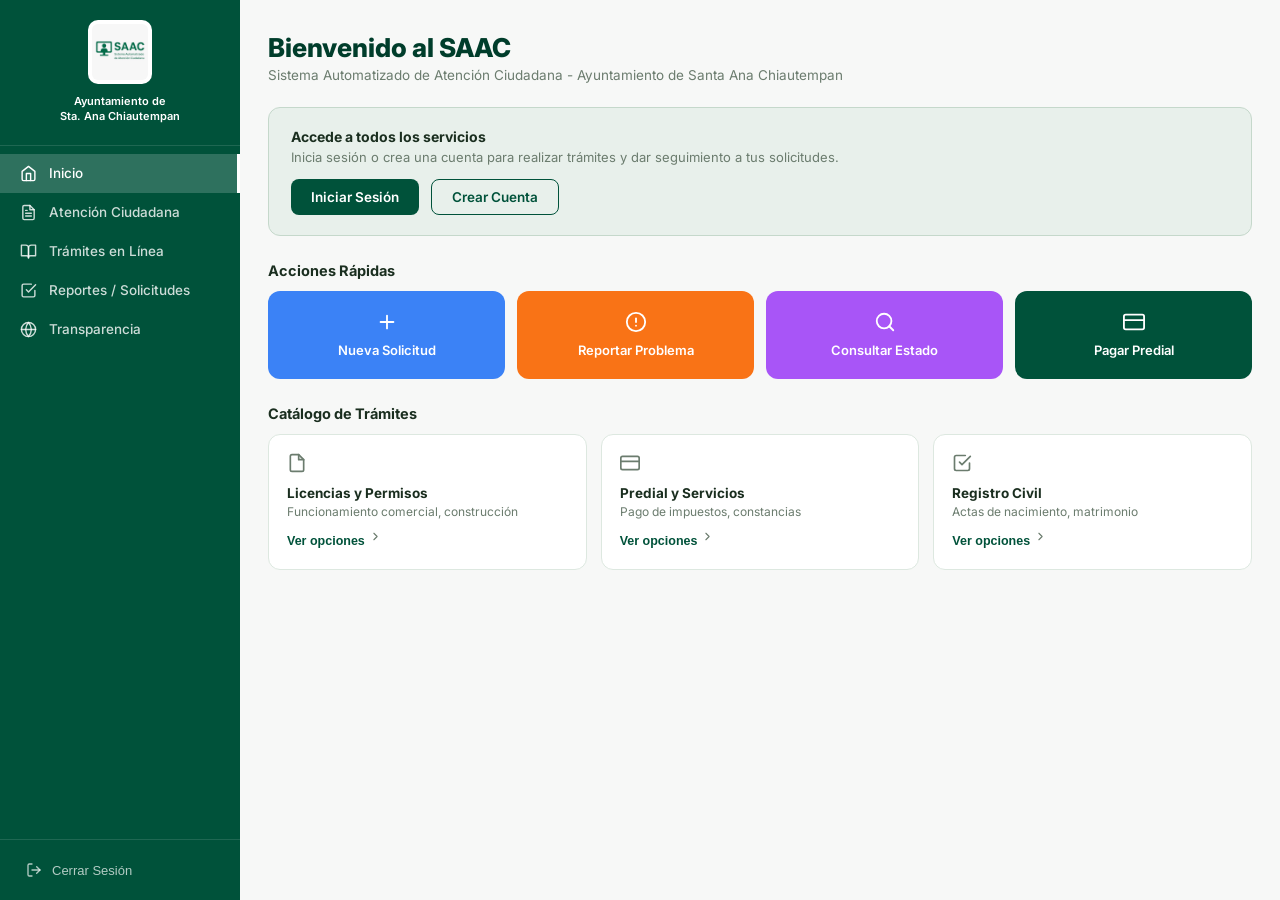
<file: index.html>
<!DOCTYPE html>
<html lang="es">
<head>
  <meta charset="UTF-8" />
  <meta name="viewport" content="width=device-width, initial-scale=1.0" />
  <title>SAAC – Ayuntamiento de Sta. Ana Chiautempan</title>
  <link href="https://fonts.googleapis.com/css2?family=Inter:wght@300;400;500;600;700;800&display=swap" rel="stylesheet" />
  
  <link rel="stylesheet" href="sacc.css" />
</head>
<body>
<div class="app-wrapper">

  <aside class="sidebar" id="sidebar">
    <div class="sidebar-logo">
      <img src="logo.jpeg" alt="SAAC" />
      <span>Ayuntamiento de<br>Sta. Ana Chiautempan</span>
    </div>
    <nav>
      <a class="nav-link active" data-page="dashboard" onclick="navigate('dashboard')">
        <svg xmlns="http://www.w3.org/2000/svg" viewBox="0 0 24 24" fill="none" stroke="currentColor" stroke-width="2" stroke-linecap="round" stroke-linejoin="round"><path d="m3 9 9-7 9 7v11a2 2 0 0 1-2 2H5a2 2 0 0 1-2-2z"/><polyline points="9 22 9 12 15 12 15 22"/></svg>
        Inicio
      </a>
      <a class="nav-link" data-page="nueva-solicitud" onclick="navigate('nueva-solicitud')">
        <svg xmlns="http://www.w3.org/2000/svg" viewBox="0 0 24 24" fill="none" stroke="currentColor" stroke-width="2" stroke-linecap="round" stroke-linejoin="round"><path d="M14 2H6a2 2 0 0 0-2 2v16a2 2 0 0 0 2 2h12a2 2 0 0 0 2-2V8z"/><polyline points="14 2 14 8 20 8"/><line x1="16" y1="13" x2="8" y2="13"/><line x1="16" y1="17" x2="8" y2="17"/><polyline points="10 9 9 9 8 9"/></svg>
        Atención Ciudadana
      </a>
      <a class="nav-link" data-page="catalogo-tramites" onclick="navigate('catalogo-tramites')">
        <svg xmlns="http://www.w3.org/2000/svg" viewBox="0 0 24 24" fill="none" stroke="currentColor" stroke-width="2" stroke-linecap="round" stroke-linejoin="round"><path d="M2 3h6a4 4 0 0 1 4 4v14a3 3 0 0 0-3-3H2z"/><path d="M22 3h-6a4 4 0 0 0-4 4v14a3 3 0 0 1 3-3h7z"/></svg>
        Trámites en Línea
      </a>
      <a class="nav-link" data-page="reportes" onclick="navigate('reportes')">
        <svg xmlns="http://www.w3.org/2000/svg" viewBox="0 0 24 24" fill="none" stroke="currentColor" stroke-width="2" stroke-linecap="round" stroke-linejoin="round"><path d="M9 11l3 3L22 4"/><path d="M21 12v7a2 2 0 0 1-2 2H5a2 2 0 0 1-2-2V5a2 2 0 0 1 2-2h11"/></svg>
        Reportes / Solicitudes
      </a>
      <a class="nav-link" data-page="transparencia" onclick="navigate('transparencia')">
        <svg xmlns="http://www.w3.org/2000/svg" viewBox="0 0 24 24" fill="none" stroke="currentColor" stroke-width="2" stroke-linecap="round" stroke-linejoin="round"><ellipse cx="12" cy="12" rx="10" ry="10"/><line x1="2" y1="12" x2="22" y2="12"/><path d="M12 2a15.3 15.3 0 0 1 4 10 15.3 15.3 0 0 1-4 10 15.3 15.3 0 0 1-4-10 15.3 15.3 0 0 1 4-10z"/></svg>
        Transparencia
      </a>
    </nav>
    <div class="sidebar-footer">
      <button class="logout-btn">
        <svg xmlns="http://www.w3.org/2000/svg" viewBox="0 0 24 24" fill="none" stroke="currentColor" stroke-width="2" stroke-linecap="round" stroke-linejoin="round"><path d="M9 21H5a2 2 0 0 1-2-2V5a2 2 0 0 1 2-2h4"/><polyline points="16 17 21 12 16 7"/><line x1="21" y1="12" x2="9" y2="12"/></svg>
        Cerrar Sesión
      </button>
    </div>
  </aside>

  <button class="menu-toggle" id="menuToggle" onclick="toggleSidebar()">
    <svg xmlns="http://www.w3.org/2000/svg" viewBox="0 0 24 24" fill="none" stroke="currentColor" stroke-width="2" stroke-linecap="round" stroke-linejoin="round"><line x1="3" y1="6" x2="21" y2="6"/><line x1="3" y1="12" x2="21" y2="12"/><line x1="3" y1="18" x2="21" y2="18"/></svg>
  </button>
  <div class="sidebar-overlay" id="sidebarOverlay" onclick="toggleSidebar()"></div>

  <main class="main-content">

    <section id="page-dashboard" class="page active">
      <div class="dash-header">
        <h1>Bienvenido al SAAC</h1>
        <p>Sistema Automatizado de Atención Ciudadana - Ayuntamiento de Santa Ana Chiautempan</p>
      </div>

      <div class="login-banner">
        <h3>Accede a todos los servicios</h3>
        <p>Inicia sesión o crea una cuenta para realizar trámites y dar seguimiento a tus solicitudes.</p>
        <div class="btn-row">
          <button class="btn btn-primary" style="flex:0 0 auto;" onclick="navigate('login')">Iniciar Sesión</button>
          <button class="btn btn-outline" style="flex:0 0 auto;" onclick="navigate('registro')">Crear Cuenta</button>
        </div>
      </div>

      <p class="section-title">Acciones Rápidas</p>
      <div class="quick-grid">
        <button class="quick-card qc-blue" onclick="navigate('nueva-solicitud')">
          <svg xmlns="http://www.w3.org/2000/svg" viewBox="0 0 24 24" fill="none" stroke="currentColor" stroke-width="2" stroke-linecap="round" stroke-linejoin="round"><line x1="12" y1="5" x2="12" y2="19"/><line x1="5" y1="12" x2="19" y2="12"/></svg>
          <span>Nueva Solicitud</span>
        </button>
        <button class="quick-card qc-orange" onclick="navigate('reportar-problema')">
          <svg xmlns="http://www.w3.org/2000/svg" viewBox="0 0 24 24" fill="none" stroke="currentColor" stroke-width="2" stroke-linecap="round" stroke-linejoin="round"><circle cx="12" cy="12" r="10"/><line x1="12" y1="8" x2="12" y2="12"/><line x1="12" y1="16" x2="12.01" y2="16"/></svg>
          <span>Reportar Problema</span>
        </button>
        <button class="quick-card qc-purple" onclick="navigate('consultar-tramite')">
          <svg xmlns="http://www.w3.org/2000/svg" viewBox="0 0 24 24" fill="none" stroke="currentColor" stroke-width="2" stroke-linecap="round" stroke-linejoin="round"><circle cx="11" cy="11" r="8"/><line x1="21" y1="21" x2="16.65" y2="16.65"/></svg>
          <span>Consultar Estado</span>
        </button>
        <button class="quick-card qc-green" onclick="navigate('pago-predial')">
          <svg xmlns="http://www.w3.org/2000/svg" viewBox="0 0 24 24" fill="none" stroke="currentColor" stroke-width="2" stroke-linecap="round" stroke-linejoin="round"><rect x="1" y="4" width="22" height="16" rx="2" ry="2"/><line x1="1" y1="10" x2="23" y2="10"/></svg>
          <span>Pagar Predial</span>
        </button>
      </div>

      <p class="section-title">Catálogo de Trámites</p>
      <div class="catalog-grid">
        <div class="catalog-card">
          <svg xmlns="http://www.w3.org/2000/svg" viewBox="0 0 24 24" fill="none" stroke="currentColor" stroke-width="2" stroke-linecap="round" stroke-linejoin="round"><path d="M14 2H6a2 2 0 0 0-2 2v16a2 2 0 0 0 2 2h12a2 2 0 0 0 2-2V8z"/><polyline points="14 2 14 8 20 8"/></svg>
          <h4>Licencias y Permisos</h4>
          <p>Funcionamiento comercial, construcción</p>
          <button class="catalog-link" onclick="navigate('catalogo-tramites')">Ver opciones <svg xmlns="http://www.w3.org/2000/svg" viewBox="0 0 24 24" fill="none" stroke="currentColor" stroke-width="2" stroke-linecap="round" stroke-linejoin="round"><polyline points="9 18 15 12 9 6"/></svg></button>
        </div>
        <div class="catalog-card">
          <svg xmlns="http://www.w3.org/2000/svg" viewBox="0 0 24 24" fill="none" stroke="currentColor" stroke-width="2" stroke-linecap="round" stroke-linejoin="round"><rect x="1" y="4" width="22" height="16" rx="2" ry="2"/><line x1="1" y1="10" x2="23" y2="10"/></svg>
          <h4>Predial y Servicios</h4>
          <p>Pago de impuestos, constancias</p>
          <button class="catalog-link" onclick="navigate('pago-predial')">Ver opciones <svg xmlns="http://www.w3.org/2000/svg" viewBox="0 0 24 24" fill="none" stroke="currentColor" stroke-width="2" stroke-linecap="round" stroke-linejoin="round"><polyline points="9 18 15 12 9 6"/></svg></button>
        </div>
        <div class="catalog-card">
          <svg xmlns="http://www.w3.org/2000/svg" viewBox="0 0 24 24" fill="none" stroke="currentColor" stroke-width="2" stroke-linecap="round" stroke-linejoin="round"><path d="M9 11l3 3L22 4"/><path d="M21 12v7a2 2 0 0 1-2 2H5a2 2 0 0 1-2-2V5a2 2 0 0 1 2-2h11"/></svg>
          <h4>Registro Civil</h4>
          <p>Actas de nacimiento, matrimonio</p>
          <button class="catalog-link" onclick="navigate('catalogo-tramites')">Ver opciones <svg xmlns="http://www.w3.org/2000/svg" viewBox="0 0 24 24" fill="none" stroke="currentColor" stroke-width="2" stroke-linecap="round" stroke-linejoin="round"><polyline points="9 18 15 12 9 6"/></svg></button>
        </div>
      </div>
    </section>

    <section id="page-login" class="page">
      <button class="back-btn" onclick="navigate('dashboard')">
        <svg xmlns="http://www.w3.org/2000/svg" viewBox="0 0 24 24" fill="none" stroke="currentColor" stroke-width="2" stroke-linecap="round" stroke-linejoin="round"><line x1="19" y1="12" x2="5" y2="12"/><polyline points="12 19 5 12 12 5"/></svg>
        Regresar al Inicio
      </button>
      <div class="card" style="max-width: 400px; margin: 0 auto;">
        <div class="card-header">
          <h2 class="card-title">Iniciar Sesión</h2>
        </div>
        <div class="card-body">
          <form onsubmit="event.preventDefault(); showToast('Iniciando sesión...'); navigate('dashboard');">
            <div class="form-group">
              <label>Correo electrónico</label>
              <input type="email" class="form-control" placeholder="tu@correo.com" required>
            </div>
            <div class="form-group">
              <label>Contraseña</label>
              <input type="password" class="form-control" placeholder="******" required>
            </div>
            <button type="submit" class="btn btn-primary btn-full">Ingresar</button>
          </form>
          <p style="text-align:center; margin-top:15px; font-size:13px;">
            ¿No tienes cuenta? <a href="#" onclick="navigate('registro')" style="color:var(--primary); font-weight:bold;">Regístrate aquí</a>
          </p>
        </div>
      </div>
    </section>

    <section id="page-registro" class="page">
      <button class="back-btn" onclick="navigate('dashboard')">
        <svg xmlns="http://www.w3.org/2000/svg" viewBox="0 0 24 24" fill="none" stroke="currentColor" stroke-width="2" stroke-linecap="round" stroke-linejoin="round"><line x1="19" y1="12" x2="5" y2="12"/><polyline points="12 19 5 12 12 5"/></svg>
        Regresar al Inicio
      </button>
      <div class="card" style="max-width: 500px; margin: 0 auto;">
        <div class="card-header">
          <h2 class="card-title">Crear una Cuenta</h2>
        </div>
        <div class="card-body">
          <form onsubmit="event.preventDefault(); showToast('Cuenta creada exitosamente'); navigate('login');">
            <div class="form-group">
              <label>Nombre completo</label>
              <input type="text" class="form-control" required>
            </div>
            <div class="form-group">
              <label>CURP</label>
              <input type="text" class="form-control" required>
            </div>
            <div class="form-group">
              <label>Correo electrónico</label>
              <input type="email" class="form-control" required>
            </div>
            <div class="form-group">
              <label>Contraseña</label>
              <input type="password" class="form-control" required>
            </div>
            <button type="submit" class="btn btn-primary btn-full">Registrarme</button>
          </form>
        </div>
      </div>
    </section>

    <section id="page-nueva-solicitud" class="page">
      <button class="back-btn" onclick="navigate('dashboard')">
        <svg xmlns="http://www.w3.org/2000/svg" viewBox="0 0 24 24" fill="none" stroke="currentColor" stroke-width="2" stroke-linecap="round" stroke-linejoin="round"><line x1="19" y1="12" x2="5" y2="12"/><polyline points="12 19 5 12 12 5"/></svg>
        Regresar al Inicio
      </button>
      <div class="card">
        <div class="card-header">
          <div class="card-title-row">
            <div class="icon-box" style="background:rgba(0,82,58,0.1)">
              <svg xmlns="http://www.w3.org/2000/svg" viewBox="0 0 24 24" fill="none" stroke="#00523a" stroke-width="2" stroke-linecap="round" stroke-linejoin="round"><path d="M14 2H6a2 2 0 0 0-2 2v16a2 2 0 0 0 2 2h12a2 2 0 0 0 2-2V8z"/><polyline points="14 2 14 8 20 8"/><line x1="16" y1="13" x2="8" y2="13"/><line x1="16" y1="17" x2="8" y2="17"/></svg>
            </div>
            <h2 class="card-title">Registrar nueva solicitud</h2>
          </div>
        </div>
        <div class="card-body">
          <form id="form-nueva-solicitud" onsubmit="submitNuevaSolicitud(event)">
            <div class="form-group">
              <label for="solicitud_nombre_ciudadano">Nombre del ciudadano</label>
              <input type="text" id="solicitud_nombre_ciudadano" name="solicitud_nombre_ciudadano" class="form-control" placeholder="Ingresa tu nombre completo" required />
            </div>
            <div class="form-group">
              <label for="solicitud_consulta">Consulta</label>
              <textarea id="solicitud_consulta" name="solicitud_consulta" class="form-control" placeholder="Describe tu consulta o solicitud..." required></textarea>
            </div>
            <div class="form-group">
              <label for="solicitud_tipo_solicitud">Tipo de solicitud</label>
              <select id="solicitud_tipo_solicitud" name="solicitud_tipo_solicitud" class="form-control" required>
                <option value="" disabled selected>Selecciona el tipo</option>
                <option value="Reporte">Reporte</option>
                <option value="Tramite">Trámite</option>
                <option value="Consulta">Consulta</option>
                <option value="Queja">Queja</option>
              </select>
            </div>
            <div class="form-group">
              <label>Adjuntar Foto o Documento</label>
              <div class="file-drop" onclick="document.getElementById('solicitud_archivo').click()">
                <input type="file" id="solicitud_archivo" name="solicitud_archivo" accept="image/*,.pdf,.doc,.docx" onchange="updateFileName(this,'file-label-solicitud')" />
                <svg xmlns="http://www.w3.org/2000/svg" viewBox="0 0 24 24" fill="none" stroke="currentColor" stroke-width="2" stroke-linecap="round" stroke-linejoin="round"><polyline points="16 16 12 12 8 16"/><line x1="12" y1="12" x2="12" y2="21"/><path d="M20.39 18.39A5 5 0 0 0 18 9h-1.26A8 8 0 1 0 3 16.3"/></svg>
                <p id="file-label-solicitud">Haz clic para seleccionar un archivo</p>
              </div>
            </div>
            <div class="btn-row">
              <button type="submit" id="btn-solicitud" class="btn btn-primary">Enviar Solicitud</button>
              <button type="button" class="btn btn-outline" onclick="navigate('dashboard')">Regresar al Inicio</button>
            </div>
          </form>
        </div>
      </div>
    </section>

    <section id="page-reportar-problema" class="page">
      <button class="back-btn" onclick="navigate('dashboard')">
        <svg xmlns="http://www.w3.org/2000/svg" viewBox="0 0 24 24" fill="none" stroke="currentColor" stroke-width="2" stroke-linecap="round" stroke-linejoin="round"><line x1="19" y1="12" x2="5" y2="12"/><polyline points="12 19 5 12 12 5"/></svg>
        Regresar al Inicio
      </button>
      <div class="card">
        <div class="card-header">
          <div class="card-title-row">
            <div class="icon-box" style="background:#fef2f2">
              <svg xmlns="http://www.w3.org/2000/svg" viewBox="0 0 24 24" fill="none" stroke="#dc2626" stroke-width="2" stroke-linecap="round" stroke-linejoin="round"><path d="M10.29 3.86L1.82 18a2 2 0 0 0 1.71 3h16.94a2 2 0 0 0 1.71-3L13.71 3.86a2 2 0 0 0-3.42 0z"/><line x1="12" y1="9" x2="12" y2="13"/><line x1="12" y1="17" x2="12.01" y2="17"/></svg>
            </div>
            <h2 class="card-title">Reportar problema en la comunidad</h2>
          </div>
        </div>
        <div class="card-body">
          <form id="form-reporte" onsubmit="submitReporte(event)">
            <div class="section-block">
              <h3>Datos de contacto</h3>
              <div class="form-grid-2">
                <div class="form-group" style="margin-bottom:0">
                  <label for="reporte_nombre_contacto">Nombre</label>
                  <input type="text" id="reporte_nombre_contacto" name="reporte_nombre_contacto" class="form-control" placeholder="Tu nombre" required />
                </div>
                <div class="form-group" style="margin-bottom:0">
                  <label for="reporte_telefono">Teléfono</label>
                  <input type="tel" id="reporte_telefono" name="reporte_telefono" class="form-control" placeholder="Teléfono de contacto" />
                </div>
                <div class="form-group col-span-2" style="margin-bottom:0">
                  <label for="reporte_email">Correo electrónico</label>
                  <input type="email" id="reporte_email" name="reporte_email" class="form-control" placeholder="correo@ejemplo.com" />
                </div>
              </div>
            </div>
            <div class="form-group">
              <label for="reporte_descripcion">Descripción detallada del problema</label>
              <textarea id="reporte_descripcion" name="reporte_descripcion" class="form-control" placeholder="Describe el problema que deseas reportar..." required></textarea>
            </div>
            <div class="form-group">
              <label>Evidencia fotográfica (opcional)</label>
              <div class="file-drop" onclick="document.getElementById('reporte_evidencia').click()">
                <input type="file" id="reporte_evidencia" name="reporte_evidencia" accept="image/*" onchange="updateFileName(this,'file-label-reporte')" />
                <svg xmlns="http://www.w3.org/2000/svg" viewBox="0 0 24 24" fill="none" stroke="currentColor" stroke-width="2" stroke-linecap="round" stroke-linejoin="round"><polyline points="16 16 12 12 8 16"/><line x1="12" y1="12" x2="12" y2="21"/><path d="M20.39 18.39A5 5 0 0 0 18 9h-1.26A8 8 0 1 0 3 16.3"/></svg>
                <p id="file-label-reporte">Sube una foto como evidencia</p>
              </div>
            </div>
            <button type="submit" id="btn-reporte" class="btn btn-primary btn-full">Enviar Reporte</button>
          </form>
        </div>
      </div>
    </section>

    <section id="page-consultar-tramite" class="page">
      <button class="back-btn" onclick="navigate('dashboard')">
        <svg xmlns="http://www.w3.org/2000/svg" viewBox="0 0 24 24" fill="none" stroke="currentColor" stroke-width="2" stroke-linecap="round" stroke-linejoin="round"><line x1="19" y1="12" x2="5" y2="12"/><polyline points="12 19 5 12 12 5"/></svg>
        Regresar al Inicio
      </button>
      <div class="card">
        <div class="card-header">
          <div class="card-title-row">
            <div class="icon-box" style="background:#fef3c7">
              <svg xmlns="http://www.w3.org/2000/svg" viewBox="0 0 24 24" fill="none" stroke="#d97706" stroke-width="2" stroke-linecap="round" stroke-linejoin="round"><circle cx="11" cy="11" r="8"/><line x1="21" y1="21" x2="16.65" y2="16.65"/></svg>
            </div>
            <h2 class="card-title">Consultar estado de trámite</h2>
          </div>
        </div>
        <div class="card-body">
          <div style="display:flex;gap:12px;align-items:flex-end;flex-wrap:wrap;margin-bottom:20px">
            <div class="form-group" style="flex:1;min-width:200px;margin-bottom:0">
              <label for="consulta_folio">Número de Folio</label>
              <input type="text" id="consulta_folio" name="consulta_folio" class="form-control" placeholder="Ej: 123456" onkeydown="if(event.key==='Enter') buscarFolio()" />
            </div>
            <button class="btn btn-primary" onclick="buscarFolio()">Buscar</button>
          </div>
          <div id="consulta-resultado"></div>
        </div>
      </div>
    </section>

    <section id="page-catalogo-tramites" class="page">
      <button class="back-btn" onclick="navigate('dashboard')">
        <svg xmlns="http://www.w3.org/2000/svg" viewBox="0 0 24 24" fill="none" stroke="currentColor" stroke-width="2" stroke-linecap="round" stroke-linejoin="round"><line x1="19" y1="12" x2="5" y2="12"/><polyline points="12 19 5 12 12 5"/></svg>
        Regresar al Inicio
      </button>
      <div class="card">
        <div class="card-header">
          <div class="card-title-row">
            <div class="icon-box" style="background:#eff6ff">
              <svg xmlns="http://www.w3.org/2000/svg" viewBox="0 0 24 24" fill="none" stroke="#3b82f6" stroke-width="2" stroke-linecap="round" stroke-linejoin="round"><path d="M2 3h6a4 4 0 0 1 4 4v14a3 3 0 0 0-3-3H2z"/><path d="M22 3h-6a4 4 0 0 0-4 4v14a3 3 0 0 1 3-3h7z"/></svg>
            </div>
            <h2 class="card-title">Catálogo de trámites en línea</h2>
          </div>
        </div>
        <div class="card-body">
          <div class="tramite-list-view" id="tramite-list-view">
            <div class="search-bar">
              <svg xmlns="http://www.w3.org/2000/svg" viewBox="0 0 24 24" fill="none" stroke="currentColor" stroke-width="2" stroke-linecap="round" stroke-linejoin="round"><circle cx="11" cy="11" r="8"/><line x1="21" y1="21" x2="16.65" y2="16.65"/></svg>
              <input type="text" class="form-control" placeholder="Buscar trámite..." oninput="filterTramites(this.value)" />
            </div>
            <div class="tramite-grid" id="tramite-grid"></div>
          </div>
          <div class="tramite-detail" id="tramite-detail">
            <button class="back-btn" style="margin-bottom:16px" onclick="closeTramiteDetail()">
              <svg xmlns="http://www.w3.org/2000/svg" viewBox="0 0 24 24" fill="none" stroke="currentColor" stroke-width="2" stroke-linecap="round" stroke-linejoin="round"><line x1="19" y1="12" x2="5" y2="12"/><polyline points="12 19 5 12 12 5"/></svg>
              Regresar al Catálogo
            </button>
            <div id="tramite-detail-content"></div>
          </div>
        </div>
      </div>
    </section>

    <section id="page-pago-predial" class="page">
      <button class="back-btn" onclick="navigate('dashboard')">
        <svg xmlns="http://www.w3.org/2000/svg" viewBox="0 0 24 24" fill="none" stroke="currentColor" stroke-width="2" stroke-linecap="round" stroke-linejoin="round"><line x1="19" y1="12" x2="5" y2="12"/><polyline points="12 19 5 12 12 5"/></svg>
        Regresar al Inicio
      </button>
      <div class="card">
        <div class="card-header">
          <div class="card-title-row">
            <div class="icon-box" style="background:#f5f3ff">
              <svg xmlns="http://www.w3.org/2000/svg" viewBox="0 0 24 24" fill="none" stroke="#7c3aed" stroke-width="2" stroke-linecap="round" stroke-linejoin="round"><rect x="1" y="4" width="22" height="16" rx="2" ry="2"/><line x1="1" y1="10" x2="23" y2="10"/></svg>
            </div>
            <h2 class="card-title">Trámites en línea - Pago Predial</h2>
          </div>
        </div>
        <div class="card-body">
          <div id="predial-step1">
            <div class="form-group">
              <label for="predial_numero_cuenta">Número de cuenta predial</label>
              <input type="text" id="predial_numero_cuenta" name="predial_numero_cuenta" class="form-control" placeholder="Ingresa tu número de cuenta" onkeydown="if(event.key==='Enter') buscarPredial()" />
            </div>
            <button class="btn btn-primary" onclick="buscarPredial()">Buscar</button>
          </div>
          <div id="predial-step2" style="display:none">
            <div class="predial-result-box" style="margin-bottom:20px">
              <h3>
                <svg xmlns="http://www.w3.org/2000/svg" viewBox="0 0 24 24" fill="none" stroke="currentColor" stroke-width="2" stroke-linecap="round" stroke-linejoin="round"><path d="M3 9l9-7 9 7v11a2 2 0 0 1-2 2H5a2 2 0 0 1-2-2z"/><polyline points="9 22 9 12 15 12 15 22"/></svg>
                Predial
              </h3>
              <div class="info-grid">
                <div class="info-item">
                  <p>Cuenta</p>
                  <p id="predial-cuenta-display">—</p>
                </div>
                <div class="info-item">
                  <p>Impuesto</p>
                  <p id="predial-impuesto-display">—</p>
                </div>
              </div>
              <div>
                <p style="font-size:12px;color:var(--muted);margin-bottom:4px">Monto a Pagar</p>
                <div class="amount-big">$<span id="predial-monto-display">—</span></div>
              </div>
            </div>
            <div class="form-group">
              <label style="font-size:15px;font-weight:700;margin-bottom:12px;display:block">Pago Online:</label>
              <div class="radio-option">
                <input type="radio" id="predial_metodo_tarjeta" name="predial_metodo_pago" value="Tarjeta de Crédito" checked />
                <label for="predial_metodo_tarjeta">
                  <svg xmlns="http://www.w3.org/2000/svg" viewBox="0 0 24 24" fill="none" stroke="currentColor" stroke-width="2" stroke-linecap="round" stroke-linejoin="round"><rect x="1" y="4" width="22" height="16" rx="2" ry="2"/><line x1="1" y1="10" x2="23" y2="10"/></svg>
                  Tarjeta de Crédito
                </label>
              </div>
              <div class="radio-option">
                <input type="radio" id="predial_metodo_transferencia" name="predial_metodo_pago" value="Transferencia Bancaria" />
                <label for="predial_metodo_transferencia">
                  <svg xmlns="http://www.w3.org/2000/svg" viewBox="0 0 24 24" fill="none" stroke="currentColor" stroke-width="2" stroke-linecap="round" stroke-linejoin="round"><path d="M3 9l9-7 9 7v11a2 2 0 0 1-2 2H5a2 2 0 0 1-2-2z"/></svg>
                  Transferencia Bancaria
                </label>
              </div>
            </div>
            <div class="btn-row">
              <button class="btn btn-primary" onclick="procesarPago()">Realizar Pago</button>
              <button class="btn btn-outline" onclick="resetPredial()">Cambiar cuenta</button>
            </div>
          </div>
        </div>
      </div>
    </section>

    <section id="page-reportes" class="page">
      <button class="back-btn" onclick="navigate('dashboard')">
        <svg xmlns="http://www.w3.org/2000/svg" viewBox="0 0 24 24" fill="none" stroke="currentColor" stroke-width="2" stroke-linecap="round" stroke-linejoin="round"><line x1="19" y1="12" x2="5" y2="12"/><polyline points="12 19 5 12 12 5"/></svg>
        Regresar al Inicio
      </button>
      <div class="card">
        <div class="card-header">
          <div class="card-title-row">
            <div class="icon-box" style="background:#f0fdfa">
              <svg xmlns="http://www.w3.org/2000/svg" viewBox="0 0 24 24" fill="none" stroke="#0d9488" stroke-width="2" stroke-linecap="round" stroke-linejoin="round"><path d="M9 11l3 3L22 4"/><path d="M21 12v7a2 2 0 0 1-2 2H5a2 2 0 0 1-2-2V5a2 2 0 0 1 2-2h11"/></svg>
            </div>
            <h2 class="card-title">Reportes y Solicitudes - Seguimiento</h2>
          </div>
        </div>
        <div class="card-body">
          <div class="table-wrap">
            <table id="reportes-table">
              <thead>
                <tr>
                  <th>Folio</th>
                  <th>Tipo</th>
                  <th>Estado</th>
                  <th>Fecha de Creación</th>
                  <th>Fecha de Atención</th>
                </tr>
              </thead>
              <tbody id="reportes-tbody">
                <tr>
                  <td style="font-family:monospace;font-weight:600">123456</td>
                  <td>Trámite</td>
                  <td><span class="badge badge-done">Completada</span></td>
                  <td>01/07/25</td>
                  <td>03/07/25</td>
                </tr>
                <tr>
                  <td style="font-family:monospace;font-weight:600">654321</td>
                  <td>Reporte</td>
                  <td><span class="badge badge-process">En proceso</span></td>
                  <td>01/07/25</td>
                  <td>—</td>
                </tr>
                <tr>
                  <td style="font-family:monospace;font-weight:600">789012</td>
                  <td>Consulta</td>
                  <td><span class="badge badge-pending">Pendiente</span></td>
                  <td>02/07/25</td>
                  <td>Pendiente</td>
                </tr>
                <tr>
                  <td style="font-family:monospace;font-weight:600">345678</td>
                  <td>Trámite</td>
                  <td><span class="badge badge-pending">Pendiente</span></td>
                  <td>03/07/25</td>
                  <td>Pendiente</td>
                </tr>
                <tr>
                  <td style="font-family:monospace;font-weight:600">901234</td>
                  <td>Queja</td>
                  <td><span class="badge badge-process">En proceso</span></td>
                  <td>04/07/25</td>
                  <td>04/07/25</td>
                </tr>
              </tbody>
            </table>
          </div>
        </div>
      </div>
    </section>

    <section id="page-transparencia" class="page">
      <button class="back-btn" onclick="navigate('dashboard')">
        <svg xmlns="http://www.w3.org/2000/svg" viewBox="0 0 24 24" fill="none" stroke="currentColor" stroke-width="2" stroke-linecap="round" stroke-linejoin="round"><line x1="19" y1="12" x2="5" y2="12"/><polyline points="12 19 5 12 12 5"/></svg>
        Regresar al Inicio
      </button>
      <div class="card">
        <div class="card-header">
          <div class="card-title-row">
            <div class="icon-box" style="background:#f3f6f4">
              <svg xmlns="http://www.w3.org/2000/svg" viewBox="0 0 24 24" fill="none" stroke="#1a2e1f" stroke-width="2" stroke-linecap="round" stroke-linejoin="round"><ellipse cx="12" cy="12" rx="10" ry="10"/><line x1="2" y1="12" x2="22" y2="12"/><path d="M12 2a15.3 15.3 0 0 1 4 10 15.3 15.3 0 0 1-4 10 15.3 15.3 0 0 1-4-10 15.3 15.3 0 0 1 4-10z"/></svg>
            </div>
            <h2 class="card-title">Transparencia</h2>
          </div>
        </div>
        <div class="card-body">
          <div class="tabs-bar">
            <button class="tab-btn active" onclick="switchTab('datos')">
              <svg xmlns="http://www.w3.org/2000/svg" viewBox="0 0 24 24" fill="none" stroke="currentColor" stroke-width="2" stroke-linecap="round" stroke-linejoin="round"><ellipse cx="12" cy="5" rx="9" ry="3"/><path d="M21 12c0 1.66-4 3-9 3s-9-1.34-9-3"/><path d="M3 5v14c0 1.66 4 3 9 3s9-1.34 9-3V5"/></svg>
              Datos Abiertos
            </button>
            <button class="tab-btn" onclick="switchTab('informes')">
              <svg xmlns="http://www.w3.org/2000/svg" viewBox="0 0 24 24" fill="none" stroke="currentColor" stroke-width="2" stroke-linecap="round" stroke-linejoin="round"><line x1="18" y1="20" x2="18" y2="10"/><line x1="12" y1="20" x2="12" y2="4"/><line x1="6" y1="20" x2="6" y2="14"/></svg>
              Informes Financieros
            </button>
            <button class="tab-btn" onclick="switchTab('estructura')">
              <svg xmlns="http://www.w3.org/2000/svg" viewBox="0 0 24 24" fill="none" stroke="currentColor" stroke-width="2" stroke-linecap="round" stroke-linejoin="round"><path d="M2 3h6a4 4 0 0 1 4 4v14a3 3 0 0 0-3-3H2z"/><path d="M22 3h-6a4 4 0 0 0-4 4v14a3 3 0 0 1 3-3h7z"/></svg>
              Estructura Orgánica
            </button>
            <button class="tab-btn" onclick="switchTab('normativo')">
              <svg xmlns="http://www.w3.org/2000/svg" viewBox="0 0 24 24" fill="none" stroke="currentColor" stroke-width="2" stroke-linecap="round" stroke-linejoin="round"><path d="M3 6h18M3 12h18M3 18h18"/></svg>
              Marco Normativo
            </button>
          </div>

          <div id="tab-datos" class="tab-panel active">
            <h3 style="font-size:15px;font-weight:700;margin-bottom:14px">Transparencia - Datos Abiertos</h3>
            <div class="table-wrap">
              <table>
                <thead><tr><th>Descripción</th><th>Formato</th><th style="text-align:right">Descargar</th></tr></thead>
                <tbody>
                  <tr><td>Datos abiertos CSV</td><td><span class="badge badge-secondary">CSV</span></td><td style="text-align:right"><button class="btn btn-outline" style="padding:5px 12px;font-size:12px">↓</button></td></tr>
                  <tr><td>Datasets Financieros CSV</td><td><span class="badge badge-secondary">CSV</span></td><td style="text-align:right"><button class="btn btn-outline" style="padding:5px 12px;font-size:12px">↓</button></td></tr>
                  <tr><td>Datos Formatos</td><td><span class="badge badge-secondary">CSV</span></td><td style="text-align:right"><button class="btn btn-outline" style="padding:5px 12px;font-size:12px">↓</button></td></tr>
                  <tr><td>Datasets Formatos CSV</td><td><span class="badge badge-secondary">CSV</span></td><td style="text-align:right"><button class="btn btn-outline" style="padding:5px 12px;font-size:12px">↓</button></td></tr>
                </tbody>
              </table>
            </div>
          </div>

          <div id="tab-informes" class="tab-panel">
            <h3 style="font-size:15px;font-weight:700;margin-bottom:14px">Informes Financieros</h3>
            <div class="table-wrap">
              <table>
                <thead><tr><th>Nombre</th><th>Tipo</th><th>Fecha</th><th style="text-align:right">Descargar</th></tr></thead>
                <tbody>
                  <tr><td>Informe Trimestral Q1 2025</td><td><span class="badge badge-secondary">PDF</span></td><td>Marzo 2025</td><td style="text-align:right"><button class="btn btn-outline" style="padding:5px 12px;font-size:12px">↓</button></td></tr>
                  <tr><td>Informe Trimestral Q4 2024</td><td><span class="badge badge-secondary">PDF</span></td><td>Diciembre 2024</td><td style="text-align:right"><button class="btn btn-outline" style="padding:5px 12px;font-size:12px">↓</button></td></tr>
                  <tr><td>Cuenta Pública 2024</td><td><span class="badge badge-secondary">PDF</span></td><td>Enero 2025</td><td style="text-align:right"><button class="btn btn-outline" style="padding:5px 12px;font-size:12px">↓</button></td></tr>
                  <tr><td>Presupuesto de Egresos 2025</td><td><span class="badge badge-secondary">PDF</span></td><td>Enero 2025</td><td style="text-align:right"><button class="btn btn-outline" style="padding:5px 12px;font-size:12px">↓</button></td></tr>
                </tbody>
              </table>
            </div>
          </div>

          <div id="tab-estructura" class="tab-panel">
            <h3 style="font-size:15px;font-weight:700;margin-bottom:14px">Estructura Orgánica</h3>
            <div class="org-chart">
              <div class="org-top">Presidencia Municipal</div>
              <div class="org-mid">
                <div class="org-mid-item">Secretaría del Ayuntamiento</div>
                <div class="org-mid-item">Tesorería Municipal</div>
                <div class="org-mid-item">Dirección de Obras Públicas</div>
              </div>
              <div class="org-bottom">
                <div class="org-bottom-item">Desarrollo Social</div>
                <div class="org-bottom-item">Seguridad Pública</div>
                <div class="org-bottom-item">Desarrollo Urbano</div>
                <div class="org-bottom-item">Protección Civil</div>
                <div class="org-bottom-item">Registro Civil</div>
                <div class="org-bottom-item">DIF Municipal</div>
                <div class="org-bottom-item">Cultura y Turismo</div>
                <div class="org-bottom-item">Ecología</div>
              </div>
            </div>
          </div>

          <div id="tab-normativo" class="tab-panel">
            <h3 style="font-size:15px;font-weight:700;margin-bottom:14px">Marco Normativo</h3>
            <div class="norm-item"><div class="norm-item-left"><svg xmlns="http://www.w3.org/2000/svg" viewBox="0 0 24 24" fill="none" stroke="currentColor" stroke-width="2" stroke-linecap="round" stroke-linejoin="round"><path d="M3 6h18M3 12h18M3 18h18"/></svg>Constitución Política del Estado Libre y Soberano de Tlaxcala</div><button class="btn btn-outline" style="padding:5px 12px;font-size:12px">↓</button></div>
            <div class="norm-item"><div class="norm-item-left"><svg xmlns="http://www.w3.org/2000/svg" viewBox="0 0 24 24" fill="none" stroke="currentColor" stroke-width="2" stroke-linecap="round" stroke-linejoin="round"><path d="M3 6h18M3 12h18M3 18h18"/></svg>Ley Municipal del Estado de Tlaxcala</div><button class="btn btn-outline" style="padding:5px 12px;font-size:12px">↓</button></div>
            <div class="norm-item"><div class="norm-item-left"><svg xmlns="http://www.w3.org/2000/svg" viewBox="0 0 24 24" fill="none" stroke="currentColor" stroke-width="2" stroke-linecap="round" stroke-linejoin="round"><path d="M3 6h18M3 12h18M3 18h18"/></svg>Bando de Policía y Gobierno Municipal</div><button class="btn btn-outline" style="padding:5px 12px;font-size:12px">↓</button></div>
            <div class="norm-item"><div class="norm-item-left"><svg xmlns="http://www.w3.org/2000/svg" viewBox="0 0 24 24" fill="none" stroke="currentColor" stroke-width="2" stroke-linecap="round" stroke-linejoin="round"><path d="M3 6h18M3 12h18M3 18h18"/></svg>Reglamento Interior del Ayuntamiento</div><button class="btn btn-outline" style="padding:5px 12px;font-size:12px">↓</button></div>
            <div class="norm-item"><div class="norm-item-left"><svg xmlns="http://www.w3.org/2000/svg" viewBox="0 0 24 24" fill="none" stroke="currentColor" stroke-width="2" stroke-linecap="round" stroke-linejoin="round"><path d="M3 6h18M3 12h18M3 18h18"/></svg>Ley de Transparencia y Acceso a la Información Pública</div><button class="btn btn-outline" style="padding:5px 12px;font-size:12px">↓</button></div>
          </div>
        </div>
      </div>
    </section>

  </main>
</div>

<div id="toast-container"></div>

<script>
  /* ---- Tramites data ---- */
  const tramitesData = [
    { id: 1, nombre: "Licencias y Permisos", categoria: "Permisos", icon: "file", requisitos: ["Identificación oficial vigente","Comprobante de domicilio","Acta constitutiva (personas morales)","Pago de derechos"], costo: "Variable según tipo de licencia" },
    { id: 2, nombre: "Predial y Servicios", categoria: "Pagos", icon: "credit", requisitos: ["Número de cuenta predial","Identificación oficial","Último recibo de pago"], costo: "Según avalúo catastral" },
    { id: 3, nombre: "Registro Civil", categoria: "Civil", icon: "users", requisitos: ["Identificación oficial","CURP","Comprobante de domicilio","Documentos específicos según trámite"], costo: "$150 - $500 MXN" },
    { id: 4, nombre: "Desarrollo Urbano", categoria: "Urbano", icon: "building", requisitos: ["Escritura de propiedad","Identificación oficial","Planos del terreno","Pago de derechos"], costo: "Variable" },
    { id: 5, nombre: "Protección Civil", categoria: "Seguridad", icon: "shield", requisitos: ["Solicitud por escrito","Croquis del establecimiento","Licencia de funcionamiento","Programa interno de protección civil"], costo: "$500 - $2,000 MXN" },
  ];

  const tramiteIcons = {
    file: `<svg xmlns="http://www.w3.org/2000/svg" viewBox="0 0 24 24" fill="none" stroke="currentColor" stroke-width="2" stroke-linecap="round" stroke-linejoin="round"><path d="M14 2H6a2 2 0 0 0-2 2v16a2 2 0 0 0 2 2h12a2 2 0 0 0 2-2V8z"/><polyline points="14 2 14 8 20 8"/></svg>`,
    credit: `<svg xmlns="http://www.w3.org/2000/svg" viewBox="0 0 24 24" fill="none" stroke="currentColor" stroke-width="2" stroke-linecap="round" stroke-linejoin="round"><rect x="1" y="4" width="22" height="16" rx="2" ry="2"/><line x1="1" y1="10" x2="23" y2="10"/></svg>`,
    users: `<svg xmlns="http://www.w3.org/2000/svg" viewBox="0 0 24 24" fill="none" stroke="currentColor" stroke-width="2" stroke-linecap="round" stroke-linejoin="round"><path d="M17 21v-2a4 4 0 0 0-4-4H5a4 4 0 0 0-4 4v2"/><circle cx="9" cy="7" r="4"/><path d="M23 21v-2a4 4 0 0 0-3-3.87"/><path d="M16 3.13a4 4 0 0 1 0 7.75"/></svg>`,
    building: `<svg xmlns="http://www.w3.org/2000/svg" viewBox="0 0 24 24" fill="none" stroke="currentColor" stroke-width="2" stroke-linecap="round" stroke-linejoin="round"><rect x="4" y="2" width="16" height="20" rx="2"/><path d="M9 22v-4h6v4"/><path d="M8 6h.01M16 6h.01M12 6h.01M12 10h.01M8 10h.01M16 10h.01M12 14h.01M8 14h.01M16 14h.01"/></svg>`,
    shield: `<svg xmlns="http://www.w3.org/2000/svg" viewBox="0 0 24 24" fill="none" stroke="currentColor" stroke-width="2" stroke-linecap="round" stroke-linejoin="round"><path d="M12 22s8-4 8-10V5l-8-3-8 3v7c0 6 8 10 8 10z"/></svg>`,
  };

  /* ---- Navigation ---- */
  function navigate(pageId) {
    document.querySelectorAll('.page').forEach(p => p.classList.remove('active'));
    document.querySelectorAll('.nav-link').forEach(l => l.classList.remove('active'));
    const page = document.getElementById('page-' + pageId);
    if (page) page.classList.add('active');
    const link = document.querySelector(`.nav-link[data-page="${pageId}"]`);
    if (link) link.classList.add('active');
    // Close sidebar on mobile
    document.getElementById('sidebar').classList.remove('open');
    document.getElementById('sidebarOverlay').classList.remove('visible');
    // Init page
    if (pageId === 'catalogo-tramites') renderTramites(tramitesData);
    window.scrollTo(0, 0);
  }

  /* ---- Sidebar mobile ---- */
  function toggleSidebar() {
    const s = document.getElementById('sidebar');
    const o = document.getElementById('sidebarOverlay');
    s.classList.toggle('open');
    o.classList.toggle('visible');
  }

  /* ---- Toast ---- */
  function showToast(msg, isError = false) {
    const c = document.getElementById('toast-container');
    const t = document.createElement('div');
    t.className = 'toast' + (isError ? ' error' : '');
    t.textContent = msg;
    c.appendChild(t);
    setTimeout(() => t.remove(), 3500);
  }

  /* ---- File name display ---- */
  function updateFileName(input, labelId) {
    const label = document.getElementById(labelId);
    if (input.files && input.files[0]) {
      label.textContent = input.files[0].name;
      label.classList.add('file-name');
    }
  }

  /* ---- Nueva Solicitud ---- */
  function submitNuevaSolicitud(e) {
    e.preventDefault();
    const btn = document.getElementById('btn-solicitud');
    btn.disabled = true; btn.textContent = 'Enviando...';
    const folio = String(Math.floor(100000 + Math.random() * 900000));
    setTimeout(() => {
      showToast('Solicitud enviada. Tu folio es: ' + folio);
      e.target.reset();
      document.getElementById('file-label-solicitud').textContent = 'Haz clic para seleccionar un archivo';
      btn.disabled = false; btn.textContent = 'Enviar Solicitud';
      navigate('dashboard');
    }, 800);
  }

  /* ---- Reportar Problema ---- */
  function submitReporte(e) {
    e.preventDefault();
    const btn = document.getElementById('btn-reporte');
    btn.disabled = true; btn.textContent = 'Enviando...';
    const folio = 'REP-' + String(Math.floor(100000 + Math.random() * 900000));
    setTimeout(() => {
      showToast('Reporte enviado exitosamente. Folio: ' + folio);
      e.target.reset();
      document.getElementById('file-label-reporte').textContent = 'Sube una foto como evidencia';
      btn.disabled = false; btn.textContent = 'Enviar Reporte';
      navigate('dashboard');
    }, 800);
  }

  /* ---- Consultar Trámite ---- */
  function buscarFolio() {
    const folio = document.getElementById('consulta_folio').value.trim();
    if (!folio) { showToast('Ingresa un folio para buscar', true); return; }
    const el = document.getElementById('consulta-resultado');
    el.innerHTML = '<p style="color:var(--muted);font-size:13px;padding:10px 0">Buscando...</p>';
    setTimeout(() => {
      const mockData = {
        '123456': { folio:'123456', tipo:'Trámite', fecha:'01/07/25', estado:'Completada' },
        '654321': { folio:'654321', tipo:'Reporte', fecha:'01/07/25', estado:'En proceso' },
        '789012': { folio:'789012', tipo:'Consulta', fecha:'02/07/25', estado:'Pendiente' },
      };
      const result = mockData[folio];
      if (!result) {
        el.innerHTML = `<div class="no-results"><svg xmlns="http://www.w3.org/2000/svg" viewBox="0 0 24 24" fill="none" stroke="currentColor" stroke-width="2" stroke-linecap="round" stroke-linejoin="round"><circle cx="11" cy="11" r="8"/><line x1="21" y1="21" x2="16.65" y2="16.65"/></svg><p>No se encontraron resultados para el folio ingresado.</p></div>`;
      } else {
        const badges = { Pendiente:'badge-pending', 'En proceso':'badge-process', Completada:'badge-done', Rechazada:'badge-rejected' };
        el.innerHTML = `<div class="table-wrap"><table><thead><tr><th>Folio</th><th>Tipo</th><th>Fecha de registro</th><th>Estado</th></tr></thead><tbody><tr><td style="font-family:monospace;font-weight:600">${result.folio}</td><td>${result.tipo}</td><td>${result.fecha}</td><td><span class="badge ${badges[result.estado]||'badge-secondary'}">${result.estado}</span></td></tr></tbody></table></div>`;
      }
    }, 600);
  }

  /* ---- Catálogo Trámites ---- */
  function renderTramites(list) {
    const grid = document.getElementById('tramite-grid');
    grid.innerHTML = list.map(t => `
      <div class="tramite-card" onclick="showTramiteDetail(${t.id})">
        <div class="tramite-icon-box">${tramiteIcons[t.icon]}</div>
        <h4>${t.nombre}</h4>
        <span class="badge badge-secondary">${t.categoria}</span>
      </div>
    `).join('');
  }

  function filterTramites(val) {
    const filtered = tramitesData.filter(t =>
      t.nombre.toLowerCase().includes(val.toLowerCase()) ||
      t.categoria.toLowerCase().includes(val.toLowerCase())
    );
    renderTramites(filtered);
  }

  function showTramiteDetail(id) {
    const t = tramitesData.find(x => x.id === id);
    if (!t) return;
    document.getElementById('tramite-list-view').classList.add('hidden');
    const detail = document.getElementById('tramite-detail');
    detail.classList.add('visible');
    document.getElementById('tramite-detail-content').innerHTML = `
      <div style="display:flex;align-items:center;gap:14px;margin-bottom:20px">
        <div class="tramite-icon-box" style="width:50px;height:50px;flex-shrink:0">${tramiteIcons[t.icon]}</div>
        <div>
          <h2 style="font-size:18px;font-weight:800">${t.nombre}</h2>
          <p style="font-size:13px;color:var(--muted)">${t.categoria}</p>
        </div>
      </div>
      <div class="section-block">
        <h3>Requisitos:</h3>
        <ul class="req-list">${t.requisitos.map(r=>`<li><span class="req-dot"></span>${r}</li>`).join('')}</ul>
      </div>
      <div class="cost-box"><strong>Costo:</strong> ${t.costo}</div>
      <div class="btn-row">
        <button class="btn btn-primary" onclick="navigate('nueva-solicitud')">Iniciar Trámite</button>
        <button class="btn btn-outline" onclick="closeTramiteDetail()">Regresar</button>
      </div>
    `;
  }

  function closeTramiteDetail() {
    document.getElementById('tramite-list-view').classList.remove('hidden');
    document.getElementById('tramite-detail').classList.remove('visible');
    document.getElementById('tramite-detail-content').innerHTML = '';
  }

  /* ---- Pago Predial ---- */
  function buscarPredial() {
    const cuenta = document.getElementById('predial_numero_cuenta').value.trim();
    if (!cuenta) { showToast('Ingresa un número de cuenta', true); return; }
    document.getElementById('predial-cuenta-display').textContent = cuenta;
    document.getElementById('predial-impuesto-display').textContent = '$17,100.00';
    document.getElementById('predial-monto-display').textContent = '14,535.00';
    document.getElementById('predial-step1').style.display = 'none';
    document.getElementById('predial-step2').style.display = 'block';
  }

  function resetPredial() {
    document.getElementById('predial-step2').style.display = 'none';
    document.getElementById('predial-step1').style.display = 'block';
    document.getElementById('predial_numero_cuenta').value = '';
  }

  function procesarPago() {
    const metodo = document.querySelector('input[name="predial_metodo_pago"]:checked').value;
    const cuenta = document.getElementById('predial-cuenta-display').textContent;
    showToast('Pago registrado exitosamente');
    resetPredial();
    navigate('dashboard');
  }

  /* ---- Transparencia Tabs ---- */
  function switchTab(id) {
    document.querySelectorAll('.tab-btn').forEach(b => b.classList.remove('active'));
    document.querySelectorAll('.tab-panel').forEach(p => p.classList.remove('active'));
    document.getElementById('tab-' + id).classList.add('active');
    event.currentTarget.classList.add('active');
  }

  /* ---- Init ---- */
  renderTramites(tramitesData);
</script>
</body>
</html>
</file>
<file: sacc.css>
/* ===================== RESET & BASE ===================== */
*, *::before, *::after { box-sizing: border-box; margin: 0; padding: 0; }
body { font-family: 'Inter', sans-serif; background: #f7f8f7; color: #1a2e1f; min-height: 100vh; }
a { text-decoration: none; color: inherit; }

/* ===================== VARIABLES ===================== */
:root {
  --primary: #00523a;
  --primary-dark: #003d2b;
  --primary-light: #e8f0eb;
  --primary-border: #c5d8cb;
  --accent: #f59e0b;
  --blue: #3b82f6;
  --orange: #f97316;
  --purple: #a855f7;
  --sidebar-w: 240px;
  --radius: 12px;
  --border: #dde8e0;
  --muted: #6b7c6e;
  --card: #ffffff;
}

/* ===================== LAYOUT ===================== */
.app-wrapper { display: flex; min-height: 100vh; }

/* ===================== SIDEBAR ===================== */
.sidebar {
  width: var(--sidebar-w);
  background: var(--primary);
  display: flex;
  flex-direction: column;
  position: fixed;
  top: 0; left: 0;
  height: 100vh;
  z-index: 100;
  transition: transform 0.3s ease;
}
.sidebar-logo {
  padding: 20px 16px;
  border-bottom: 1px solid rgba(255,255,255,0.12);
  display: flex;
  flex-direction: column;
  align-items: center;
  gap: 10px;
}
.sidebar-logo img {
  width: 64px; height: 64px;
  object-fit: contain;
  background: white;
  border-radius: 10px;
  padding: 4px;
}
.sidebar-logo span {
  color: #fff;
  font-size: 11px;
  font-weight: 600;
  text-align: center;
  line-height: 1.4;
}
.sidebar nav { flex: 1; padding: 8px 0; overflow-y: auto; }
.nav-link {
  display: flex;
  align-items: center;
  gap: 12px;
  padding: 11px 20px;
  color: rgba(255,255,255,0.8);
  font-size: 13.5px;
  font-weight: 500;
  cursor: pointer;
  transition: background 0.15s;
  border-right: 3px solid transparent;
}
.nav-link:hover { background: rgba(255,255,255,0.1); color: #fff; }
.nav-link.active { background: rgba(255,255,255,0.18); color: #fff; border-right-color: #fff; }
.nav-link svg { width: 17px; height: 17px; flex-shrink: 0; }
.sidebar-footer {
  padding: 14px 16px;
  border-top: 1px solid rgba(255,255,255,0.12);
}
.logout-btn {
  display: flex;
  align-items: center;
  gap: 10px;
  color: rgba(255,255,255,0.7);
  font-size: 13px;
  cursor: pointer;
  padding: 8px 10px;
  border-radius: 8px;
  transition: background 0.15s, color 0.15s;
  background: none; border: none; width: 100%;
}
.logout-btn:hover { background: rgba(255,255,255,0.1); color: #fff; }
.logout-btn svg { width: 16px; height: 16px; }

/* Mobile sidebar toggle */
.menu-toggle {
  display: none;
  position: fixed;
  top: 14px; left: 14px;
  z-index: 200;
  background: var(--primary);
  color: #fff;
  border: none;
  border-radius: 8px;
  padding: 8px;
  cursor: pointer;
}
.menu-toggle svg { width: 20px; height: 20px; }
.sidebar-overlay {
  display: none;
  position: fixed;
  inset: 0;
  background: rgba(0,0,0,0.4);
  z-index: 99;
}
.sidebar-overlay.visible { display: block; }

/* ===================== MAIN CONTENT ===================== */
.main-content {
  margin-left: var(--sidebar-w);
  flex: 1;
  padding: 32px 28px;
  max-width: 1100px;
}

/* ===================== PAGES ===================== */
.page { display: none; }
.page.active { display: block; }

/* ===================== CARDS ===================== */
.card {
  background: var(--card);
  border: 1px solid var(--border);
  border-radius: var(--radius);
  box-shadow: 0 1px 4px rgba(0,0,0,0.05);
}
.card-header { padding: 20px 24px 10px; }
.card-body { padding: 0 24px 24px; }
.card-title-row {
  display: flex;
  align-items: center;
  gap: 12px;
  margin-bottom: 6px;
}
.icon-box {
  width: 38px; height: 38px;
  border-radius: 10px;
  display: flex;
  align-items: center;
  justify-content: center;
  flex-shrink: 0;
}
.icon-box svg { width: 18px; height: 18px; }
.card-title { font-size: 17px; font-weight: 700; }

/* ===================== BACK BUTTON ===================== */
.back-btn {
  display: inline-flex;
  align-items: center;
  gap: 6px;
  font-size: 13px;
  color: var(--muted);
  cursor: pointer;
  background: none;
  border: none;
  padding: 0;
  margin-bottom: 18px;
  transition: color 0.15s;
}
.back-btn:hover { color: var(--primary); }
.back-btn svg { width: 15px; height: 15px; }

/* ===================== FORMS ===================== */
.form-group { margin-bottom: 18px; }
.form-group label { display: block; font-size: 13px; font-weight: 500; margin-bottom: 6px; }
.form-control {
  width: 100%;
  padding: 9px 13px;
  border: 1px solid var(--border);
  border-radius: 8px;
  font-size: 13.5px;
  font-family: inherit;
  background: #fff;
  transition: border 0.15s, box-shadow 0.15s;
  outline: none;
}
.form-control:focus { border-color: var(--primary); box-shadow: 0 0 0 3px rgba(0,82,58,0.1); }
textarea.form-control { min-height: 110px; resize: vertical; }
select.form-control { cursor: pointer; }

/* Grid 2 cols */
.form-grid-2 { display: grid; grid-template-columns: 1fr 1fr; gap: 16px; }
.col-span-2 { grid-column: span 2; }

/* File upload */
.file-drop {
  border: 2px dashed var(--border);
  border-radius: var(--radius);
  padding: 28px 20px;
  text-align: center;
  cursor: pointer;
  transition: border-color 0.15s;
}
.file-drop:hover { border-color: var(--primary); }
.file-drop input { display: none; }
.file-drop svg { width: 34px; height: 34px; color: var(--muted); margin: 0 auto 8px; display: block; }
.file-drop p { font-size: 13px; color: var(--muted); }
.file-drop p.file-name { color: var(--primary); font-weight: 500; }

/* ===================== BUTTONS ===================== */
.btn {
  display: inline-flex;
  align-items: center;
  justify-content: center;
  gap: 7px;
  padding: 9px 20px;
  border-radius: 8px;
  font-size: 13.5px;
  font-weight: 600;
  font-family: inherit;
  cursor: pointer;
  border: none;
  transition: background 0.15s, opacity 0.15s;
}
.btn:disabled { opacity: 0.6; cursor: not-allowed; }
.btn-primary { background: var(--primary); color: #fff; }
.btn-primary:hover:not(:disabled) { background: var(--primary-dark); }
.btn-outline { background: transparent; border: 1.5px solid var(--primary); color: var(--primary); }
.btn-outline:hover { background: var(--primary-light); }
.btn-full { width: 100%; }
.btn-row { display: flex; gap: 12px; flex-wrap: wrap; margin-top: 8px; }
.btn-row .btn { flex: 1; min-width: 120px; }

/* ===================== SECTIONS ===================== */
.section-block { background: #f3f6f4; border-radius: var(--radius); padding: 16px 18px; margin-bottom: 16px; }
.section-block h3 { font-size: 13px; font-weight: 600; margin-bottom: 12px; }

/* ===================== BADGE ===================== */
.badge {
  display: inline-flex;
  align-items: center;
  padding: 3px 10px;
  border-radius: 999px;
  font-size: 11.5px;
  font-weight: 600;
  border: 1px solid transparent;
}
.badge-pending { background: #fef3c7; color: #92400e; border-color: #fde68a; }
.badge-process  { background: #dbeafe; color: #1e40af; border-color: #bfdbfe; }
.badge-done     { background: #d1fae5; color: #065f46; border-color: #a7f3d0; }
.badge-rejected { background: #fee2e2; color: #991b1b; border-color: #fca5a5; }
.badge-secondary{ background: #f1f5f9; color: #475569; }

/* ===================== TABLE ===================== */
.table-wrap { overflow-x: auto; border: 1px solid var(--border); border-radius: var(--radius); }
table { width: 100%; border-collapse: collapse; }
thead tr { background: #f3f6f4; }
th { padding: 10px 14px; text-align: left; font-size: 12.5px; font-weight: 600; color: var(--muted); border-bottom: 1px solid var(--border); }
td { padding: 11px 14px; font-size: 13px; border-bottom: 1px solid var(--border); }
tr:last-child td { border-bottom: none; }
tbody tr:hover { background: #f7f9f7; }

/* ===================== DASHBOARD ===================== */
.dash-header { margin-bottom: 24px; }
.dash-header h1 { font-size: 26px; font-weight: 800; color: var(--primary-dark); }
.dash-header p { font-size: 13.5px; color: var(--muted); margin-top: 4px; }

.login-banner {
  background: var(--primary-light);
  border: 1px solid var(--primary-border);
  border-radius: var(--radius);
  padding: 20px 22px;
  margin-bottom: 26px;
}
.login-banner h3 { font-size: 14px; font-weight: 700; margin-bottom: 4px; }
.login-banner p { font-size: 13px; color: var(--muted); margin-bottom: 14px; }
.login-banner .btn-row { margin-top: 0; }

.section-title { font-size: 14.5px; font-weight: 700; margin-bottom: 12px; color: #1a2e1f; }

/* Quick actions grid */
.quick-grid { display: grid; grid-template-columns: repeat(4, 1fr); gap: 12px; margin-bottom: 26px; }
.quick-card {
  border-radius: var(--radius);
  padding: 20px 14px;
  display: flex;
  flex-direction: column;
  align-items: center;
  justify-content: center;
  gap: 9px;
  text-align: center;
  cursor: pointer;
  color: #fff;
  border: none;
  font-family: inherit;
  transition: opacity 0.15s;
}
.quick-card:hover { opacity: 0.88; }
.quick-card svg { width: 22px; height: 22px; }
.quick-card span { font-size: 13px; font-weight: 600; line-height: 1.3; }
.qc-blue   { background: #3b82f6; }
.qc-orange { background: #f97316; }
.qc-purple { background: #a855f7; }
.qc-green  { background: var(--primary); }

/* Catalog grid on dashboard */
.catalog-grid { display: grid; grid-template-columns: repeat(3, 1fr); gap: 14px; }
.catalog-card {
  background: var(--card);
  border: 1px solid var(--border);
  border-radius: var(--radius);
  padding: 18px;
  transition: box-shadow 0.15s;
}
.catalog-card:hover { box-shadow: 0 4px 12px rgba(0,0,0,0.08); }
.catalog-card svg { width: 20px; height: 20px; color: var(--muted); margin-bottom: 8px; }
.catalog-card h4 { font-size: 13.5px; font-weight: 700; margin-bottom: 3px; }
.catalog-card p { font-size: 12px; color: var(--muted); margin-bottom: 10px; }
.catalog-link {
  display: inline-flex;
  align-items: center;
  gap: 4px;
  font-size: 12.5px;
  color: var(--primary);
  font-weight: 600;
  cursor: pointer;
  background: none;
  border: none;
  padding: 0;
}
.catalog-link svg { width: 13px; height: 13px; }

/* ===================== CATALOGO PAGE ===================== */
.search-bar { position: relative; margin-bottom: 20px; }
.search-bar input { padding-left: 36px; }
.search-bar svg { position: absolute; left: 11px; top: 50%; transform: translateY(-50%); width: 16px; height: 16px; color: var(--muted); pointer-events: none; }
.tramite-grid { display: grid; grid-template-columns: repeat(3, 1fr); gap: 14px; }
.tramite-card {
  background: var(--card);
  border: 1px solid var(--border);
  border-radius: var(--radius);
  padding: 18px;
  text-align: center;
  cursor: pointer;
  transition: box-shadow 0.15s, transform 0.15s;
}
.tramite-card:hover { box-shadow: 0 4px 14px rgba(0,0,0,0.08); transform: translateY(-2px); }
.tramite-icon-box {
  width: 50px; height: 50px;
  background: rgba(0,82,58,0.08);
  border-radius: 12px;
  display: flex;
  align-items: center;
  justify-content: center;
  margin: 0 auto 10px;
}
.tramite-icon-box svg { width: 22px; height: 22px; color: var(--primary); }
.tramite-card h4 { font-size: 13px; font-weight: 700; margin-bottom: 6px; }

/* Tramite detail view */
.tramite-detail { display: none; }
.tramite-detail.visible { display: block; }
.tramite-list-view { display: block; }
.tramite-list-view.hidden { display: none; }
.req-list { list-style: none; }
.req-list li { display: flex; align-items: flex-start; gap: 8px; font-size: 13.5px; margin-bottom: 8px; }
.req-dot { width: 7px; height: 7px; background: var(--primary); border-radius: 50%; flex-shrink: 0; margin-top: 5px; }
.cost-box { background: #ecfdf5; border: 1px solid #a7f3d0; border-radius: var(--radius); padding: 13px 16px; margin-bottom: 18px; font-size: 13.5px; }

/* ===================== PAGO PREDIAL ===================== */
.predial-result-box { background: #f3f6f4; border-radius: var(--radius); padding: 18px 20px; }
.predial-result-box h3 { font-size: 15px; font-weight: 700; margin-bottom: 14px; display: flex; align-items: center; gap: 8px; }
.predial-result-box h3 svg { width: 18px; height: 18px; color: var(--primary); }
.info-grid { display: grid; grid-template-columns: 1fr 1fr; gap: 12px; margin-bottom: 14px; }
.info-item p:first-child { font-size: 12px; color: var(--muted); margin-bottom: 2px; }
.info-item p:last-child { font-size: 13.5px; font-weight: 600; }
.amount-big { font-size: 26px; font-weight: 800; color: var(--primary); display: flex; align-items: center; gap: 2px; }

/* Radio styles */
.radio-option {
  display: flex;
  align-items: center;
  gap: 10px;
  padding: 12px 14px;
  border: 1.5px solid var(--border);
  border-radius: var(--radius);
  margin-bottom: 8px;
  cursor: pointer;
  transition: border-color 0.15s, background 0.15s;
}
.radio-option:hover { background: #f3f6f4; }
.radio-option input[type="radio"] { accent-color: var(--primary); width: 16px; height: 16px; cursor: pointer; }
.radio-option label { font-size: 13.5px; font-weight: 500; cursor: pointer; display: flex; align-items: center; gap: 7px; }
.radio-option label svg { width: 15px; height: 15px; color: var(--primary); }

/* ===================== REPORTES PAGE ===================== */
.empty-state { text-align: center; padding: 50px 20px; color: var(--muted); }
.empty-state svg { width: 50px; height: 50px; margin: 0 auto 12px; opacity: 0.25; display: block; }

/* ===================== TRANSPARENCIA PAGE ===================== */
.tabs-bar { display: flex; gap: 8px; flex-wrap: wrap; margin-bottom: 22px; }
.tab-btn {
  display: flex;
  flex-direction: column;
  align-items: center;
  gap: 4px;
  padding: 11px 18px;
  border: 1.5px solid var(--border);
  border-radius: var(--radius);
  font-size: 12px;
  font-weight: 600;
  cursor: pointer;
  background: #fff;
  color: var(--muted);
  font-family: inherit;
  transition: background 0.15s, color 0.15s;
  flex: 1;
  min-width: 110px;
}
.tab-btn svg { width: 17px; height: 17px; }
.tab-btn.active { background: var(--primary); color: #fff; border-color: var(--primary); }
.tab-panel { display: none; }
.tab-panel.active { display: block; }
.org-chart { text-align: center; }
.org-top { background: var(--primary); color: #fff; padding: 10px 24px; border-radius: var(--radius); display: inline-block; font-weight: 700; font-size: 14px; margin-bottom: 18px; }
.org-mid { display: grid; grid-template-columns: repeat(3, 1fr); gap: 8px; margin-bottom: 14px; }
.org-mid-item { background: rgba(0,82,58,0.1); color: var(--primary); padding: 8px 10px; border-radius: 8px; font-size: 12px; font-weight: 600; }
.org-bottom { display: grid; grid-template-columns: repeat(4, 1fr); gap: 6px; }
.org-bottom-item { background: #f3f6f4; padding: 7px 8px; border-radius: 8px; font-size: 11.5px; font-weight: 500; }
.norm-item { display: flex; align-items: center; justify-content: space-between; padding: 13px 16px; border: 1px solid var(--border); border-radius: var(--radius); margin-bottom: 8px; transition: background 0.15s; }
.norm-item:hover { background: #f3f6f4; }
.norm-item-left { display: flex; align-items: center; gap: 10px; font-size: 13px; font-weight: 500; }
.norm-item-left svg { width: 16px; height: 16px; color: var(--primary); flex-shrink: 0; }

/* ===================== TOAST ===================== */
#toast-container {
  position: fixed;
  bottom: 24px; right: 24px;
  z-index: 9999;
  display: flex;
  flex-direction: column;
  gap: 8px;
  align-items: flex-end;
}
.toast {
  background: #1a2e1f;
  color: #fff;
  padding: 12px 18px;
  border-radius: 10px;
  font-size: 13.5px;
  font-weight: 500;
  box-shadow: 0 4px 16px rgba(0,0,0,0.18);
  animation: slideUp 0.3s ease;
  max-width: 320px;
}
.toast.error { background: #dc2626; }
@keyframes slideUp { from { transform: translateY(20px); opacity: 0; } to { transform: translateY(0); opacity: 1; } }

/* ===================== SEARCH NO RESULTS ===================== */
.no-results { text-align: center; padding: 32px; color: var(--muted); }
.no-results svg { width: 42px; height: 42px; margin: 0 auto 10px; display: block; opacity: 0.25; }
.no-results p { font-size: 13.5px; }

/* ===================== RESPONSIVE ===================== */
@media (max-width: 900px) {
  .quick-grid { grid-template-columns: repeat(2, 1fr); }
  .catalog-grid { grid-template-columns: repeat(2, 1fr); }
  .tramite-grid { grid-template-columns: repeat(2, 1fr); }
  .org-mid { grid-template-columns: 1fr 1fr; }
  .org-bottom { grid-template-columns: repeat(2, 1fr); }
}
@media (max-width: 700px) {
  .sidebar { transform: translateX(-100%); }
  .sidebar.open { transform: translateX(0); }
  .menu-toggle { display: block; }
  .main-content { margin-left: 0; padding: 20px 14px; padding-top: 56px; }
  .quick-grid { grid-template-columns: repeat(2, 1fr); }
  .catalog-grid { grid-template-columns: 1fr; }
  .tramite-grid { grid-template-columns: 1fr 1fr; }
  .info-grid { grid-template-columns: 1fr; }
  .form-grid-2 { grid-template-columns: 1fr; }
  .col-span-2 { grid-column: span 1; }
  .tabs-bar .tab-btn { min-width: 80px; padding: 9px 10px; font-size: 11px; }
  .org-mid { grid-template-columns: 1fr; }
  .org-bottom { grid-template-columns: repeat(2, 1fr); }
}
@media (max-width: 440px) {
  .tramite-grid { grid-template-columns: 1fr; }
}
</file>
